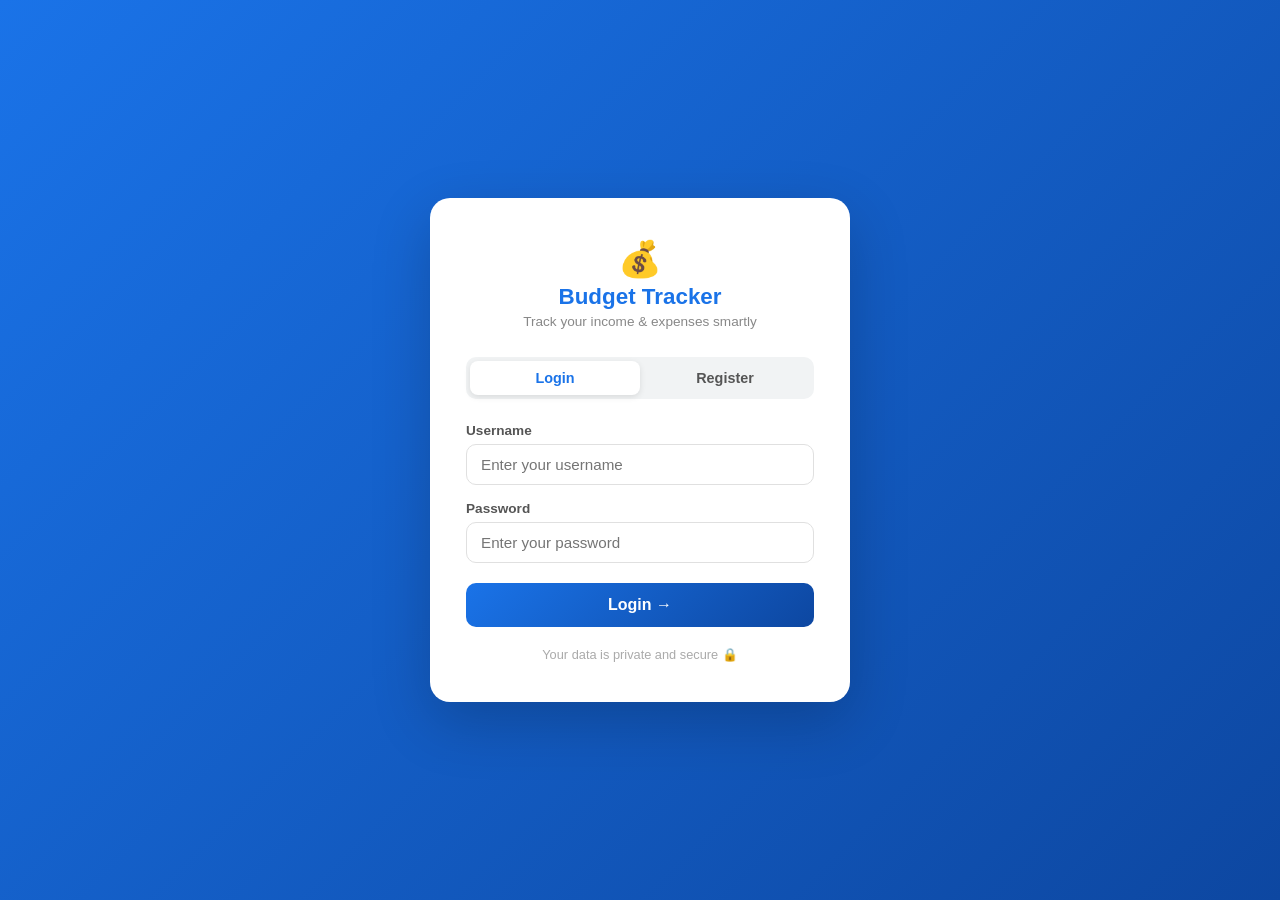
<file: budget-tracker/src/main/resources/static/login.html>
<!DOCTYPE html>
<html lang="en">
<head>
  <meta charset="UTF-8"/>
  <meta name="viewport" content="width=device-width, initial-scale=1.0"/>
  <title>Budget Tracker — Login</title>
  <style>
    * { margin:0; padding:0; box-sizing:border-box; }

    body {
      font-family: 'Segoe UI', sans-serif;
      min-height: 100vh;
      background: linear-gradient(135deg, #1a73e8 0%, #0d47a1 100%);
      display: flex; align-items: center; justify-content: center;
      padding: 20px;
    }

    .card {
      background: white; border-radius: 20px;
      padding: 40px 36px; width: 100%; max-width: 420px;
      box-shadow: 0 20px 60px rgba(0,0,0,0.2);
    }

    .logo { text-align:center; font-size:2.2rem; margin-bottom:4px; }
    .app-name { text-align:center; font-size:1.4rem; font-weight:700; color:#1a73e8; margin-bottom:4px; }
    .tagline { text-align:center; color:#888; font-size:0.85rem; margin-bottom:28px; }

    /* Tabs */
    .tabs { display:flex; background:#f1f3f4; border-radius:10px; padding:4px; margin-bottom:24px; }
    .tab {
      flex:1; text-align:center; padding:9px;
      border-radius:8px; cursor:pointer;
      font-size:0.9rem; font-weight:600; color:#555;
      transition: all 0.2s;
    }
    .tab.active { background:white; color:#1a73e8; box-shadow:0 2px 6px rgba(0,0,0,0.1); }

    /* Forms */
    .form-section { display:none; }
    .form-section.active { display:block; }

    .form-group { margin-bottom:16px; }
    .form-group label { display:block; font-size:0.85rem; font-weight:600; color:#555; margin-bottom:6px; }
    .form-group input {
      width:100%; padding:11px 14px;
      border:1.5px solid #e0e0e0; border-radius:10px;
      font-size:0.95rem; transition: border-color 0.2s;
      outline:none;
    }
    .form-group input:focus { border-color:#1a73e8; }

    .btn-main {
      width:100%; padding:13px;
      background: linear-gradient(135deg, #1a73e8, #0d47a1);
      color:white; border:none; border-radius:10px;
      font-size:1rem; font-weight:600; cursor:pointer;
      margin-top:4px; transition: opacity 0.2s;
    }
    .btn-main:hover { opacity:0.9; }

    .msg {
      margin-top:14px; padding:10px 14px;
      border-radius:8px; font-size:0.88rem; display:none;
      text-align:center;
    }
    .msg.success { background:#e6f4ea; color:#34a853; display:block; }
    .msg.error   { background:#fce8e6; color:#ea4335; display:block; }

    .footer-note {
      text-align:center; margin-top:20px;
      font-size:0.8rem; color:#aaa;
    }
  </style>
</head>
<body>
<div class="card">
  <div class="logo">💰</div>
  <div class="app-name">Budget Tracker</div>
  <div class="tagline">Track your income & expenses smartly</div>

  <!-- Tabs -->
  <div class="tabs">
    <div class="tab active" onclick="switchTab('login')">Login</div>
    <div class="tab"        onclick="switchTab('register')">Register</div>
  </div>

  <!-- LOGIN FORM -->
  <div class="form-section active" id="loginSection">
    <div class="form-group">
      <label>Username</label>
      <input type="text" id="loginUsername" placeholder="Enter your username"/>
    </div>
    <div class="form-group">
      <label>Password</label>
      <input type="password" id="loginPassword" placeholder="Enter your password"/>
    </div>
    <button class="btn-main" onclick="doLogin()">Login →</button>
    <div class="msg" id="loginMsg"></div>
  </div>

  <!-- REGISTER FORM -->
  <div class="form-section" id="registerSection">
    <div class="form-group">
      <label>Username</label>
      <input type="text" id="regUsername" placeholder="Choose a username"/>
    </div>
    <div class="form-group">
      <label>Email</label>
      <input type="email" id="regEmail" placeholder="Enter your email"/>
    </div>
    <div class="form-group">
      <label>Password</label>
      <input type="password" id="regPassword" placeholder="Create a password"/>
    </div>
    <button class="btn-main" onclick="doRegister()">Create Account →</button>
    <div class="msg" id="registerMsg"></div>
  </div>

  <div class="footer-note">Your data is private and secure 🔒</div>
</div>

<script>
  const API = 'http://localhost:8080/api/auth';

  function switchTab(tab) {
    document.querySelectorAll('.tab').forEach(t => t.classList.remove('active'));
    document.querySelectorAll('.form-section').forEach(s => s.classList.remove('active'));
    document.getElementById(tab + 'Section').classList.add('active');
    document.querySelectorAll('.tab')[tab === 'login' ? 0 : 1].classList.add('active');
    clearMsgs();
  }

  function clearMsgs() {
    ['loginMsg','registerMsg'].forEach(id => {
      const el = document.getElementById(id);
      el.className = 'msg';
      el.textContent = '';
    });
  }

  function showMsg(id, text, type) {
    const el = document.getElementById(id);
    el.textContent = text;
    el.className = 'msg ' + type;
  }

  async function doLogin() {
    const username = document.getElementById('loginUsername').value.trim();
    const password = document.getElementById('loginPassword').value;
    if (!username || !password) { showMsg('loginMsg','Fill in all fields','error'); return; }

    try {
      const res  = await fetch(`${API}/login`, {
        method: 'POST', credentials: 'include',
        headers: { 'Content-Type': 'application/json' },
        body: JSON.stringify({ username, password })
      });
      const data = await res.json();
      if (!res.ok) { showMsg('loginMsg', data.error, 'error'); return; }

      showMsg('loginMsg', 'Login successful! Redirecting...', 'success');
      setTimeout(() => window.location.href = 'index.html', 800);
    } catch (e) {
      showMsg('loginMsg', 'Server error. Is the app running?', 'error');
    }
  }

  async function doRegister() {
    const username = document.getElementById('regUsername').value.trim();
    const email    = document.getElementById('regEmail').value.trim();
    const password = document.getElementById('regPassword').value;

    if (!username || !email || !password) { showMsg('registerMsg','Fill in all fields','error'); return; }
    if (password.length < 6) { showMsg('registerMsg','Password must be at least 6 characters','error'); return; }

    try {
      const res  = await fetch(`${API}/register`, {
        method: 'POST', credentials: 'include',
        headers: { 'Content-Type': 'application/json' },
        body: JSON.stringify({ username, email, password })
      });
      const data = await res.json();
      if (!res.ok) { showMsg('registerMsg', data.error, 'error'); return; }

      showMsg('registerMsg', 'Account created! Please login now.', 'success');
      setTimeout(() => switchTab('login'), 1500);
    } catch (e) {
      showMsg('registerMsg', 'Server error. Is the app running?', 'error');
    }
  }

  // Allow Enter key to submit
  document.addEventListener('keydown', e => {
    if (e.key === 'Enter') {
      const loginActive = document.getElementById('loginSection').classList.contains('active');
      if (loginActive) doLogin(); else doRegister();
    }
  });
</script>
</body>
</html>
</file>
